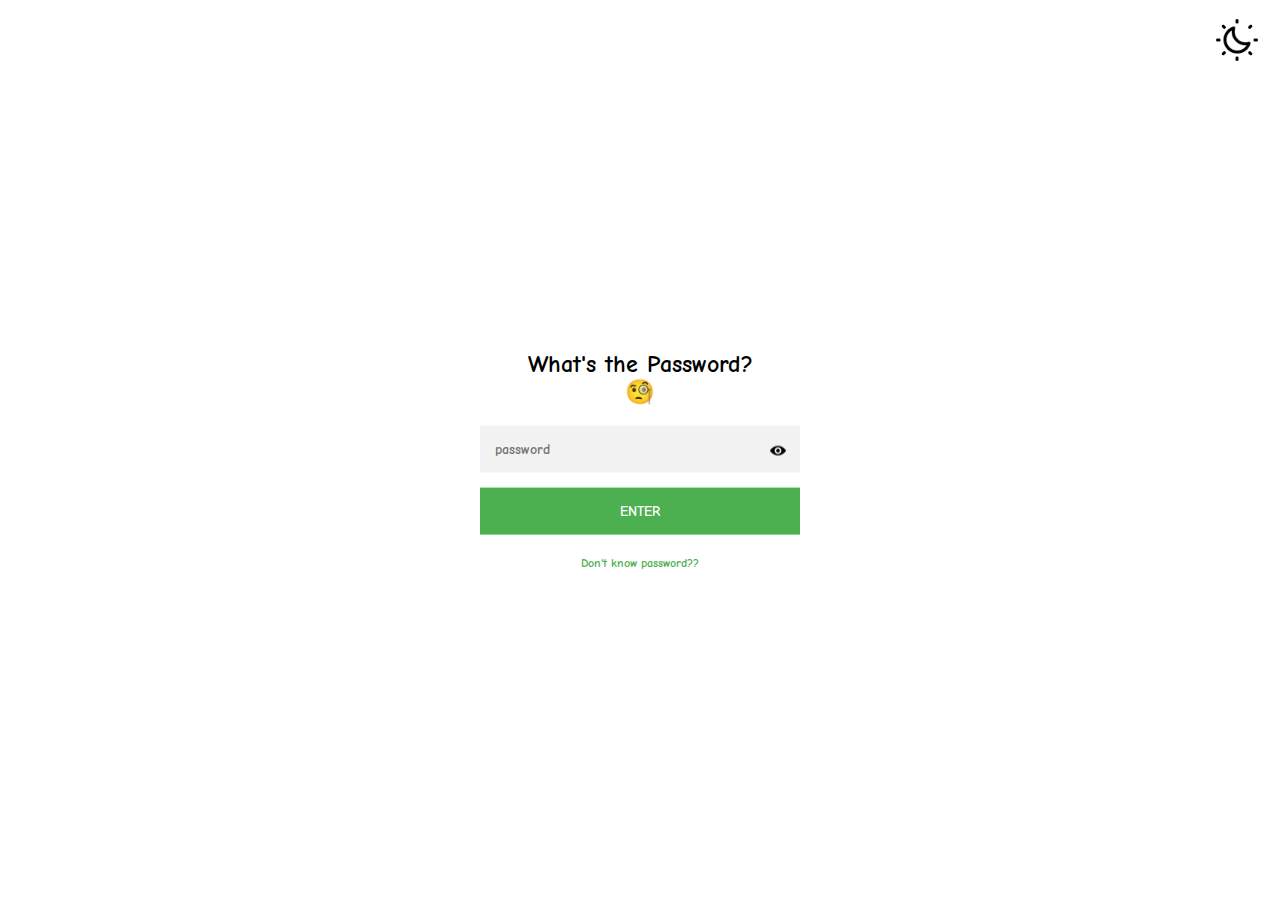
<file: index.html>
<!DOCTYPE html>
<html lang="en">
<head>
    <meta charset="UTF-8">
    <meta http-equiv="X-UA-Compatible" content="IE=edge">
    <meta name="viewport" content="width=device-width, initial-scale=1.0">
    <title>Password</title>
    <link rel="icon" href="Picture/Favicons/pass.png">
    
    <link rel="stylesheet" href="Css/Msg.css">
    <link rel="stylesheet" href="Css/password.css">
    <link rel="stylesheet" href="Css/Dark.css">
    <link rel="stylesheet" href="Css/basic.css">

    <style>
        body::after { 
            position:absolute; 
            width:0; 
            height:0; 
            overflow:hidden; 
            z-index:-1; 
            content:
            url('Picture/password/view.png')
            url('Picture/password/hide.png')
            url('Picture/msg/close.png')
            url('Picture/Dark mode/moon.png')
            url('Picture/Dark mode/sun.png');
        }
    </style>

</head>
<body>
    <!-- Dark -->
    <input type="checkbox" class="theme" id="chk" />
    <label class="themel" for="chk"></label>

    <!-- Main -->
    <input type="checkbox" id="close" name="close">

    <label for="close" class="msglabel"></label>

    <div class="msg">
        <p>
            Mara kha 🖕<br>
            matro 4 digit tao parena
        </p>
    </div>


    <form>
        <h2>What's the Password?<br> 🧐</h2>
        
        <input type="checkbox" name="view" id="view">
        <label for="view" class="viewico" onclick="toggle()"></label>

        <input name="pass" type="password" placeholder="password" id="pass"/>
        <input class="button" value="Enter" onclick="pasuser(this.form)" type="button" id="enter">
        <br><br>
        <label for="close" class="message">Don't know password??</label>

        <input type="checkbox" id="wrong" name="wrong">
        <label for="wrong" class="wronglabel"></label>
        <div id="wrongmsg" class="wrong">
            <p> <span>Wrong Password 🥱</span> <br><br><br>
                
                It's all about time. So watch the time!
            </p>
        </div>
    </form>

    <script language="javascript">
        function pasuser(form) {
            if (form.pass.value=="2843") {
                location="congrats.html";
            } else if (form.pass.value=="") { 
                document.getElementsByName('pass')[0].placeholder='Kisu lekh shala';
            } else  { 
                document.getElementsByName('pass')[0].placeholder='Password';
                document.getElementById("wrong").checked = true;
            }
        }

        var state= false;
        function toggle(){
            if(state){
	            document.getElementById("pass").setAttribute("type","password");
	            state = false;
            }
            else{
	            document.getElementById("pass").setAttribute("type","text");
	            state = true;
            }
}
    </script>

    <script src="Javascript/Dark.js"></script>
</body>
</html>
</file>
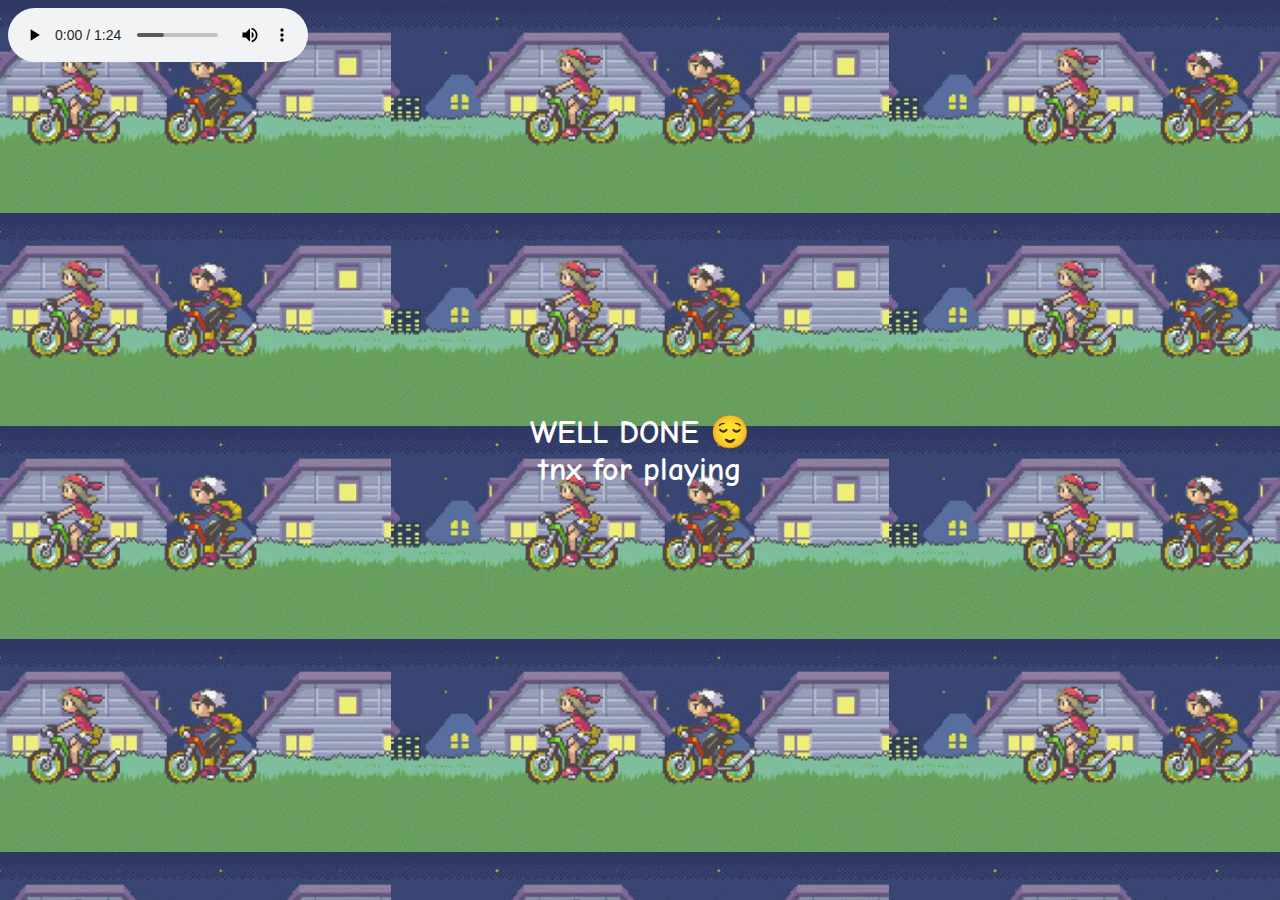
<file: congrats.html>
<!DOCTYPE html>
<html lang="en">

<head>
    <meta charset="UTF-8">
    <meta http-equiv="X-UA-Compatible" content="IE=edge">
    <meta name="viewport" content="width=device-width, initial-scale=1.0">
    <title>Congrats! 🎉</title>

    <link rel="stylesheet" href="Css/basic.css">

    <style>
        body {
            background: url('pokemon-emerald.gif');
            background-position: 50% 0%;
        }

        .haha {
            font-size: 200%;
            position: absolute;
            top: 50%;
            left: 50%;
            transform: translate(-50%, -50%);
            color: white;
            text-align: center;
        }
    </style>
</head>

<body>

    <audio src="music.mp3" loop autoplay controls></audio>

    <div class="haha">
        <p>
            WELL DONE 😌<br>
            tnx for playing
        </p>
    </div>
</body>

</html>
</file>
<file: Css/Msg.css>
#close {
    position: absolute;
    top: 10%;
    right: 10%;

    display: none;
}

#close:checked ~ .msg, #close:checked + .msglabel {
    display: none;
}

#close:checked ~ .story {
    display: block;
}


.msglabel {
    position: absolute;
    top: 1rem;
    right: 1.2rem;

    z-index: 3;

    cursor: pointer;

    padding: 1.4rem;
    border-radius: 10rem;
	box-shadow: .3rem .2rem 1rem rgba(0, 0, 0, 0.486);
    background: url('../Picture/msg/close.png') no-repeat;
    background-size: .8rem;
    background-position: center;
    background-color: white;
}

.msg {
    position: absolute;
    top: 0%;
    left: 0%;
    color: black;
    background-color: white;
    
    text-align: center;

    width: 100%;
    height: 100%;

    z-index: 2;
}

.msg img {
    max-width: 8rem;
}

.msg span {
    font-size: xx-large;
}

.msg p {
    position: relative;
    top: 50%;

    transform: translateY(-50%);

    margin: 0 2rem;
}
</file>
<file: Css/password.css>
form {
  width: 20rem;
  text-align: center;

  position: absolute;
  top: 50%;
  left: 50%;
  transform: translate(-50%, -50%);
}

form #pass {
  outline: 0;
  background: #f2f2f2;
  width: 100%;
  border: 0;
  margin: 0 0 15px;
  padding: 15px;
  box-sizing: border-box;
  font-size: 14px;
}

form .button {
  text-transform: uppercase;
  outline: 0;
  background: #4CAF50;
  width: 100%;
  border: 0;
  padding: 15px;
  color: #FFFFFF;
  font-size: 14px;
  cursor: pointer;
}

form .button:hover, form .button:active, form .button:focus {
  background: #43A047;
}

form .message {
  font-size: 12px;
  color: #4CAF50;

  cursor: pointer;
}

body {
  background-color: white;
}

#close:checked ~ .msg, #close:checked + .msglabel {
  display: block;
}

.msglabel {
  display: none;
}

.msg {
  display: none;
}

#wrong {
  position: absolute;
  top: 10%;
  right: 10%;

  display: none;
}

.wronglabel {
  position: absolute;
  top: 1rem;
  right: .6rem;

  z-index: 2;

  cursor: pointer;

  display: none;
	box-shadow: .2rem .1rem 1rem rgba(0, 0, 0, 0.486);
  padding: 1.2rem;
  border-radius: 10rem;
  
  background: url('../Picture/msg/close.png') no-repeat;
  background-size: .8rem;
  background-position: center;
  background-color: white;
}

.wrong {
  position: absolute;
  top: 0%;
  left: 0%;
  color: black;
  background-color: white;
  
  text-align: center;

  display: none;

  width: 100%;
  height: 20rem;

  box-shadow: .5rem .5rem 3rem rgba(0, 0, 0, 0.562);
  border-radius: 1rem;
  border: solid .2rem black;
  z-index: 1;
}

#wrongmsg span {
  font-size: x-large;
}

#wrongmsg p {
  position: relative;
  top: 50%;

  transform: translateY(-50%);

  margin: 0 2rem;
}

#wrong:checked ~ #wrongmsg, #wrong:checked + .wronglabel {
  display: block;
}

#view {
  display: none;
}

.viewico {
  padding: 1rem;
  background: url('../Picture/password/view.png') no-repeat center;
  background-size: 50%;

  cursor: pointer;

  position: absolute;
  top: 43.5%;
  right: 2%;
}

#view:checked + .viewico{
  background: url('../Picture/password/hide.png') no-repeat center;
  background-size: 50%;
}
</file>
<file: Css/Dark.css>
body {
	background-color: white;
	transition: 0.2s linear;
}

.dark {
	background-color: #292C35;
    color: white;
}

.theme {
	display: none;
}

.themel {
	background-color: rgb(0, 0, 0);
	background: url('../Picture/Dark mode/moon.png') no-repeat center;
	background-size: cover;
	border-radius: 50%;
    cursor: pointer;
	position: absolute;
	top: 1rem;
	right: 1.2rem;
    padding: 1.5rem;
	transform: translateX(0px);
	transition: transform 0.2s linear;
    z-index: 1;
}

.theme:checked + .themel {
    background-color: white;
	background: url('../Picture/Dark mode/sun.png') no-repeat center;
	filter: invert();
	background-size: 80%;
}
</file>
<file: Css/basic.css>
@font-face {
    font-family: 'Comic Neue';
    src: url('../Fonts/ComicNeue-Regular.ttf') format("truetype");
    font-weight: normal;
    font-style: normal;
}
@font-face {
    font-family: 'Comic Neue';
    src: url('../Fonts/ComicNeue-Italic.ttf') format("truetype");
    font-weight: normal;
    font-style: italic;
}
@font-face {
    font-family: 'Comic Neue';
    src: url('../Fonts/ComicNeue-Bold.ttf') format("truetype");
    font-weight: bold;
    font-style: normal;
}
@font-face {
    font-family: 'Comic Neue';
    src: url('../Fonts/ComicNeue-BoldItalic.ttf') format("truetype");
    font-weight: bold;
    font-style: italic;
}
@font-face {
    font-family: 'Comic Neue';
    src: url('../Fonts/ComicNeue-Light.ttf') format("truetype");
    font-weight: lighter;
    font-style: normal;
}
@font-face {
    font-family: 'Comic Neue';
    src: url('../Fonts/ComicNeue-LightItalic.ttf') format("truetype");
    font-weight: lighter;
    font-style: italic;
}

*,
*::after,
*::before {
    font-family: 'Comic Neue', cursive;
    font-weight: bold;
    -webkit-tap-highlight-color: transparent;
}
</file>
